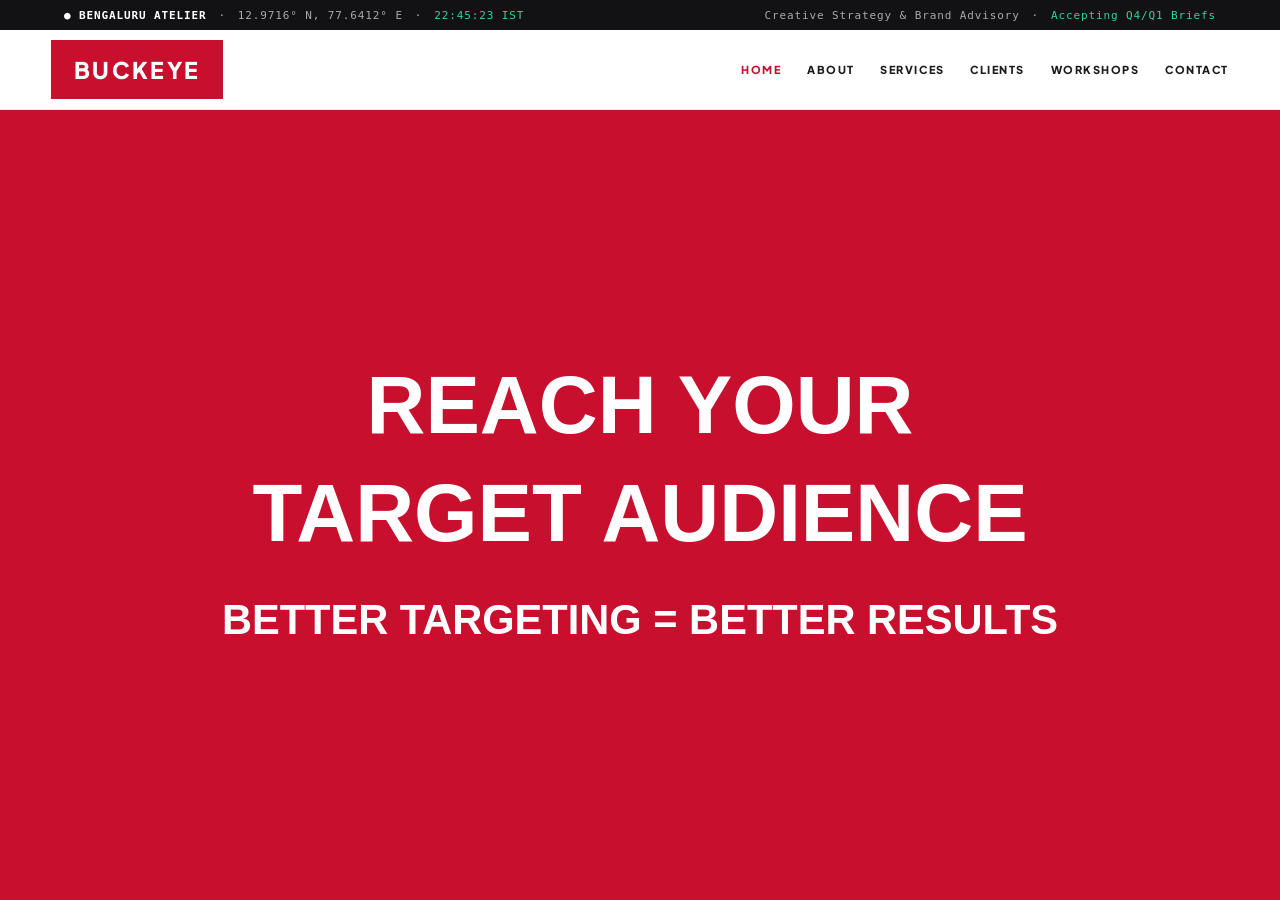
<file: index.html>
<!doctype html><html lang="en"><head><meta charset="utf-8"><meta name="viewport" content="width=device-width,initial-scale=1"><meta name="description" content="BUCKEYE Design & Consulting — creative strategy, advertising and brand advisory in Bengaluru."><title>BUCKEYE – Design &amp; Consulting</title><link rel="stylesheet" href="styles.css"></head><body><div class="topline"><div><strong>● BENGALURU ATELIER</strong>　·　12.9716° N, 77.6412° E　·　<span id="clock" class="live">--:--:-- IST</span></div><div>Creative Strategy &amp; Brand Advisory　·　<span class="live">Accepting Q4/Q1 Briefs</span></div></div><header class="header"><a class="brand" href="index.html">BUCKEYE</a><nav class="nav"><a href="index.html" data-page="index.html">Home</a><a href="about.html" data-page="about.html">About</a><a href="services.html" data-page="services.html">Services</a><a href="clients.html" data-page="clients.html">Clients</a><a href="workshops.html" data-page="workshops.html">Workshops</a><a href="contact.html" data-page="contact.html">Contact</a></nav><button class="menu-btn" aria-label="Open menu" onclick="toggleMenu()">☰</button></header><nav id="mobileNav" class="mobile-nav"><a href="index.html" data-page="index.html">Home</a><a href="about.html" data-page="about.html">About</a><a href="services.html" data-page="services.html">Services</a><a href="clients.html" data-page="clients.html">Clients</a><a href="workshops.html" data-page="workshops.html">Workshops</a><a href="contact.html" data-page="contact.html">Contact</a></nav><main class="home"><div><h1>REACH YOUR<span>TARGET AUDIENCE</span></h1><p>Better Targeting = Better Results</p></div></main><div class="modal-backdrop" id="consultModal" onclick="if(event.target===this)closeConsult()"><section class="modal"><div class="modal-head"><div><small>● STRATEGIC CONSULTATION DESK</small><h3>Initiate Project Brief</h3></div><button class="close" onclick="closeConsult()" aria-label="Close">×</button></div><form class="form" id="briefForm"><div><label>Engagement Category *</label><div class="categories" id="categories"></div></div><div class="formrow"><label>Full name *<input name="fullName" required></label><label>Email *<input type="email" name="email" required></label></div><div class="formrow"><label>Phone *<input name="phone" required></label><label>Company<input name="company"></label></div><label>Timeline<select name="timeline"><option>Immediate (&lt;1 mo)</option><option>1–3 months</option><option>3–6 months</option><option>Exploratory</option></select></label><label>Project message *<textarea name="message" required></textarea></label><p class="notice">This static HTML version does not send enquiries to a server. Use WhatsApp to submit your brief directly.</p><button class="btn" type="submit">Continue via WhatsApp →</button></form></section></div><script src="script.js"></script></body></html>
</file>
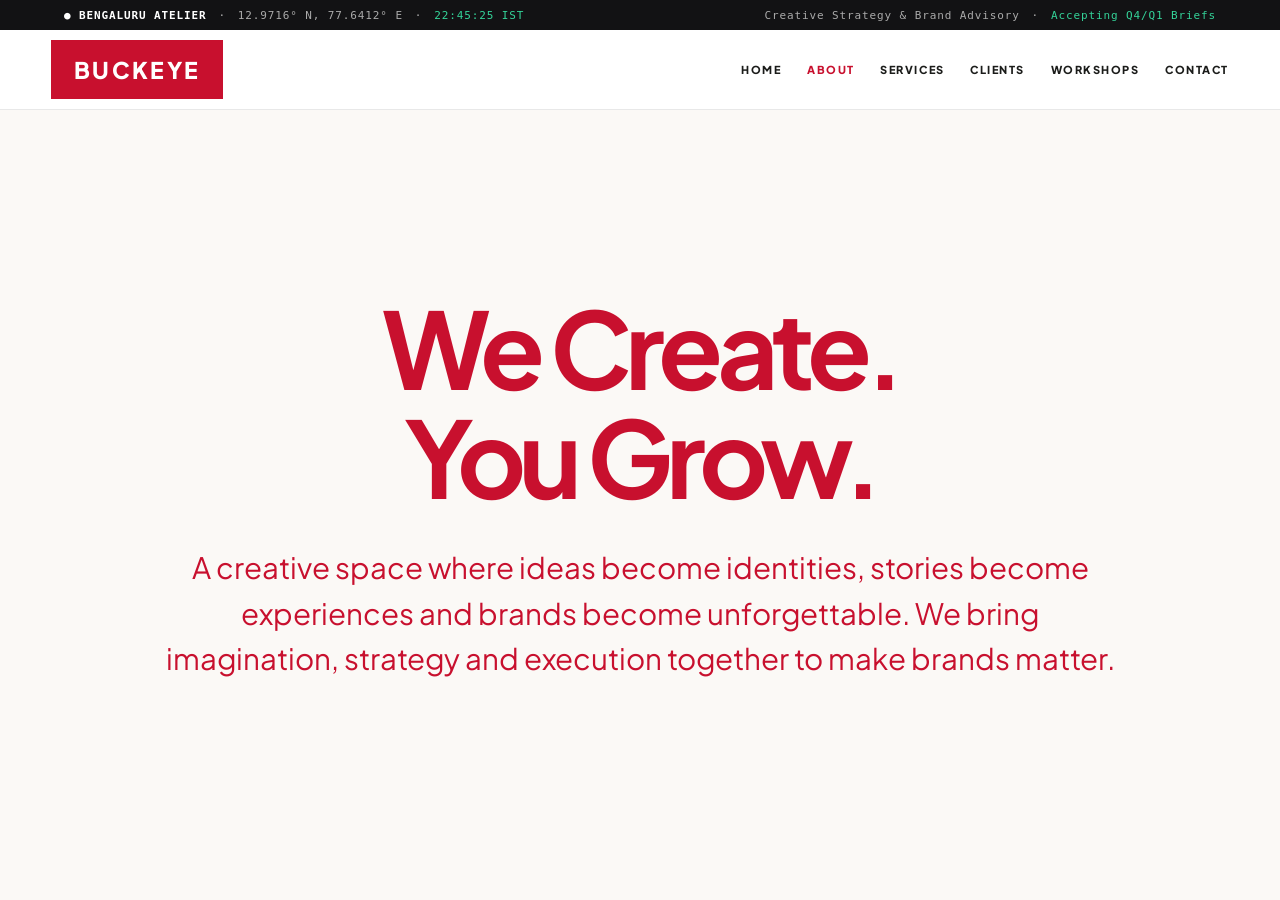
<file: about.html>
<!doctype html><html lang="en"><head><meta charset="utf-8"><meta name="viewport" content="width=device-width,initial-scale=1"><meta name="description" content="BUCKEYE Design & Consulting — creative strategy, advertising and brand advisory in Bengaluru."><title>BUCKEYE – Design &amp; Consulting</title><link rel="stylesheet" href="styles.css"></head><body><div class="topline"><div><strong>● BENGALURU ATELIER</strong>　·　12.9716° N, 77.6412° E　·　<span id="clock" class="live">--:--:-- IST</span></div><div>Creative Strategy &amp; Brand Advisory　·　<span class="live">Accepting Q4/Q1 Briefs</span></div></div><header class="header"><a class="brand" href="index.html">BUCKEYE</a><nav class="nav"><a href="index.html" data-page="index.html">Home</a><a href="about.html" data-page="about.html">About</a><a href="services.html" data-page="services.html">Services</a><a href="clients.html" data-page="clients.html">Clients</a><a href="workshops.html" data-page="workshops.html">Workshops</a><a href="contact.html" data-page="contact.html">Contact</a></nav><button class="menu-btn" aria-label="Open menu" onclick="toggleMenu()">☰</button></header><nav id="mobileNav" class="mobile-nav"><a href="index.html" data-page="index.html">Home</a><a href="about.html" data-page="about.html">About</a><a href="services.html" data-page="services.html">Services</a><a href="clients.html" data-page="clients.html">Clients</a><a href="workshops.html" data-page="workshops.html">Workshops</a><a href="contact.html" data-page="contact.html">Contact</a></nav><main class="page center about"><section><h1>We Create.<br> You Grow.</h1><p>A creative space where ideas become identities, stories become experiences and brands become unforgettable. We bring imagination, strategy and execution together to make brands matter.</p></section></main><div class="modal-backdrop" id="consultModal" onclick="if(event.target===this)closeConsult()"><section class="modal"><div class="modal-head"><div><small>● STRATEGIC CONSULTATION DESK</small><h3>Initiate Project Brief</h3></div><button class="close" onclick="closeConsult()" aria-label="Close">×</button></div><form class="form" id="briefForm"><div><label>Engagement Category *</label><div class="categories" id="categories"></div></div><div class="formrow"><label>Full name *<input name="fullName" required></label><label>Email *<input type="email" name="email" required></label></div><div class="formrow"><label>Phone *<input name="phone" required></label><label>Company<input name="company"></label></div><label>Timeline<select name="timeline"><option>Immediate (&lt;1 mo)</option><option>1–3 months</option><option>3–6 months</option><option>Exploratory</option></select></label><label>Project message *<textarea name="message" required></textarea></label><p class="notice">This static HTML version does not send enquiries to a server. Use WhatsApp to submit your brief directly.</p><button class="btn" type="submit">Continue via WhatsApp →</button></form></section></div><script src="script.js"></script></body></html>
</file>
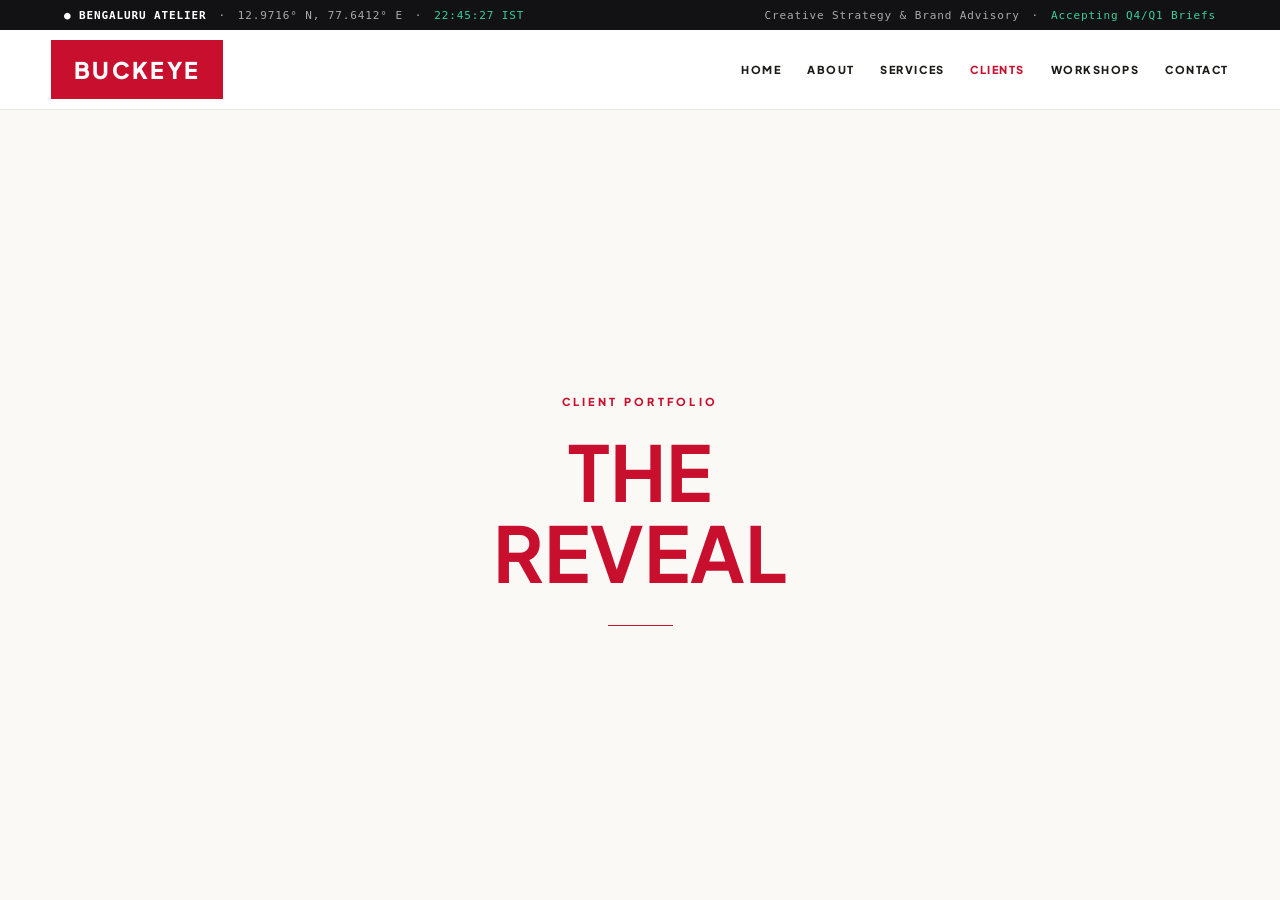
<file: clients.html>
<!doctype html><html lang="en"><head><meta charset="utf-8"><meta name="viewport" content="width=device-width,initial-scale=1"><meta name="description" content="BUCKEYE Design & Consulting — creative strategy, advertising and brand advisory in Bengaluru."><title>BUCKEYE – Design &amp; Consulting</title><link rel="stylesheet" href="styles.css"></head><body><div class="topline"><div><strong>● BENGALURU ATELIER</strong>　·　12.9716° N, 77.6412° E　·　<span id="clock" class="live">--:--:-- IST</span></div><div>Creative Strategy &amp; Brand Advisory　·　<span class="live">Accepting Q4/Q1 Briefs</span></div></div><header class="header"><a class="brand" href="index.html">BUCKEYE</a><nav class="nav"><a href="index.html" data-page="index.html">Home</a><a href="about.html" data-page="about.html">About</a><a href="services.html" data-page="services.html">Services</a><a href="clients.html" data-page="clients.html">Clients</a><a href="workshops.html" data-page="workshops.html">Workshops</a><a href="contact.html" data-page="contact.html">Contact</a></nav><button class="menu-btn" aria-label="Open menu" onclick="toggleMenu()">☰</button></header><nav id="mobileNav" class="mobile-nav"><a href="index.html" data-page="index.html">Home</a><a href="about.html" data-page="about.html">About</a><a href="services.html" data-page="services.html">Services</a><a href="clients.html" data-page="clients.html">Clients</a><a href="workshops.html" data-page="workshops.html">Workshops</a><a href="contact.html" data-page="contact.html">Contact</a></nav><main class="page reveal"><p style="font-size:11px;letter-spacing:.3em;font-weight:800">CLIENT PORTFOLIO</p><h1>THE<br>REVEAL</h1><span style="width:65px;height:1px;background:var(--red);margin-top:20px"></span></main><div class="modal-backdrop" id="consultModal" onclick="if(event.target===this)closeConsult()"><section class="modal"><div class="modal-head"><div><small>● STRATEGIC CONSULTATION DESK</small><h3>Initiate Project Brief</h3></div><button class="close" onclick="closeConsult()" aria-label="Close">×</button></div><form class="form" id="briefForm"><div><label>Engagement Category *</label><div class="categories" id="categories"></div></div><div class="formrow"><label>Full name *<input name="fullName" required></label><label>Email *<input type="email" name="email" required></label></div><div class="formrow"><label>Phone *<input name="phone" required></label><label>Company<input name="company"></label></div><label>Timeline<select name="timeline"><option>Immediate (&lt;1 mo)</option><option>1–3 months</option><option>3–6 months</option><option>Exploratory</option></select></label><label>Project message *<textarea name="message" required></textarea></label><p class="notice">This static HTML version does not send enquiries to a server. Use WhatsApp to submit your brief directly.</p><button class="btn" type="submit">Continue via WhatsApp →</button></form></section></div><script src="script.js"></script></body></html>
</file>
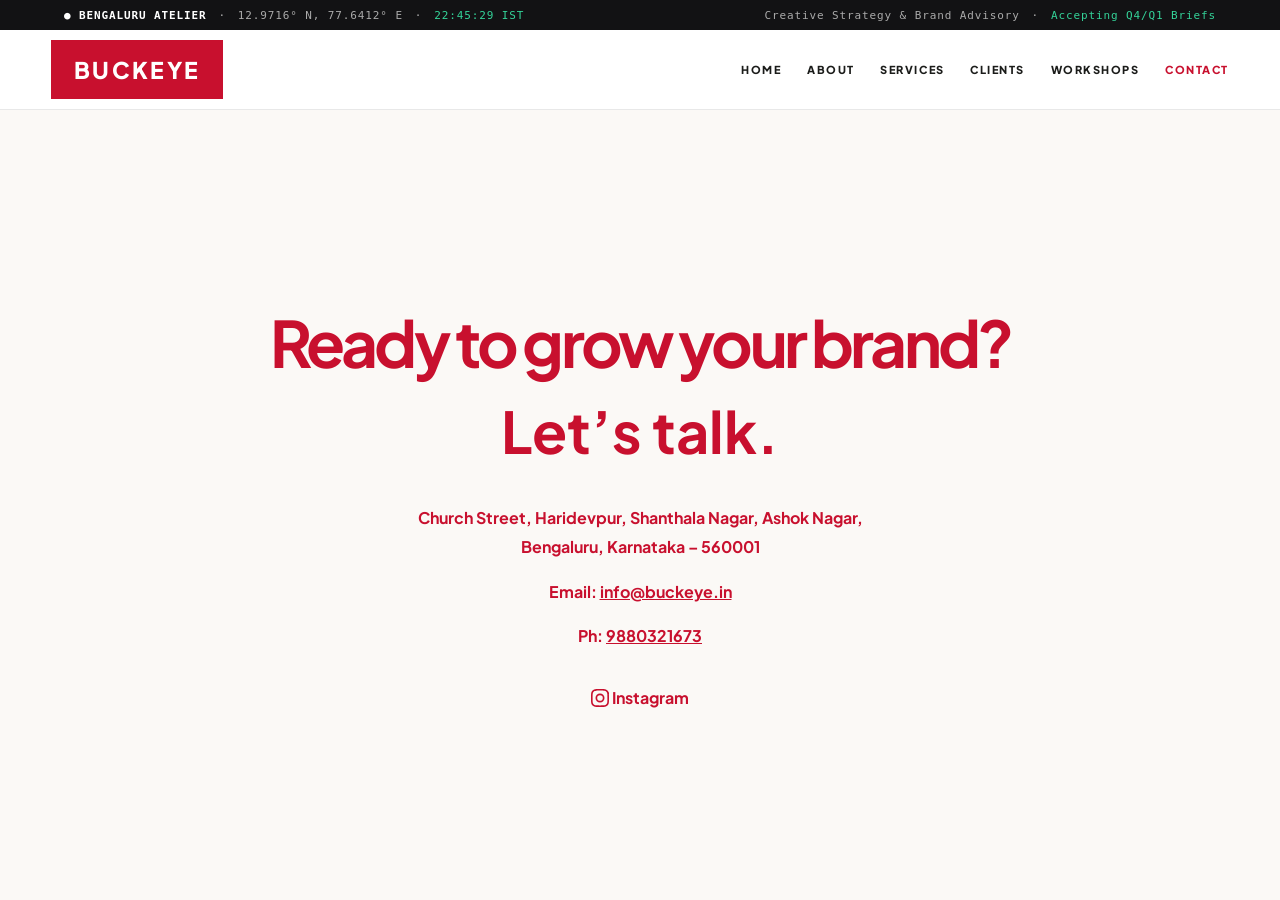
<file: contact.html>
<!doctype html><html lang="en"><head><meta charset="utf-8"><meta name="viewport" content="width=device-width,initial-scale=1"><meta name="description" content="BUCKEYE Design & Consulting — creative strategy, advertising and brand advisory in Bengaluru."><title>BUCKEYE – Design &amp; Consulting</title><link rel="stylesheet" href="styles.css"></head><body><div class="topline"><div><strong>● BENGALURU ATELIER</strong>　·　12.9716° N, 77.6412° E　·　<span id="clock" class="live">--:--:-- IST</span></div><div>Creative Strategy &amp; Brand Advisory　·　<span class="live">Accepting Q4/Q1 Briefs</span></div></div><header class="header"><a class="brand" href="index.html">BUCKEYE</a><nav class="nav"><a href="index.html" data-page="index.html">Home</a><a href="about.html" data-page="about.html">About</a><a href="services.html" data-page="services.html">Services</a><a href="clients.html" data-page="clients.html">Clients</a><a href="workshops.html" data-page="workshops.html">Workshops</a><a href="contact.html" data-page="contact.html">Contact</a></nav><button class="menu-btn" aria-label="Open menu" onclick="toggleMenu()">☰</button></header><nav id="mobileNav" class="mobile-nav"><a href="index.html" data-page="index.html">Home</a><a href="about.html" data-page="about.html">About</a><a href="services.html" data-page="services.html">Services</a><a href="clients.html" data-page="clients.html">Clients</a><a href="workshops.html" data-page="workshops.html">Workshops</a><a href="contact.html" data-page="contact.html">Contact</a></nav><main class="page contact"><h1>Ready to grow your brand?</h1><h2>Let’s talk.</h2><address>Church Street, Haridevpur, Shanthala Nagar, Ashok Nagar,<br>Bengaluru, Karnataka – 560001<br><p>Email: <a href="mailto:info@buckeye.in"><u>info@buckeye.in</u></a></p><p>Ph: <a href="tel:9880321673"><u>9880321673</u></a></p></address><a style="margin-top:20px;color:var(--red);font-weight:700" target="_blank" rel="noopener" href="https://www.instagram.com/buckeyeads/"><svg width="18" height="18" viewBox="0 0 16 16" fill="currentColor" style="vertical-align:-3px" aria-hidden="true"><path d="M8 0C5.829 0 5.556.01 4.703.048 3.85.088 3.269.222 2.76.42a3.917 3.917 0 0 0-1.417.923A3.927 3.927 0 0 0 .42 2.76C.222 3.268.087 3.85.048 4.7.01 5.555 0 5.827 0 8.001c0 2.172.01 2.444.048 3.297.04.852.174 1.433.372 1.942.205.526.478.972.923 1.417.444.445.89.719 1.416.923.51.198 1.09.333 1.942.372C5.555 15.99 5.827 16 8 16s2.444-.01 3.298-.048c.851-.04 1.434-.174 1.943-.372a3.916 3.916 0 0 0 1.417-.923c.445-.445.718-.891.923-1.417.197-.509.332-1.09.372-1.942C15.99 10.445 16 10.173 16 8s-.01-2.445-.048-3.299c-.04-.851-.175-1.433-.372-1.941a3.926 3.926 0 0 0-.923-1.417A3.911 3.911 0 0 0 13.24.42c-.51-.198-1.092-.333-1.943-.372C10.443.01 10.172 0 7.998 0h.003zm-.717 1.442h.718c2.136 0 2.389.007 3.232.046.78.035 1.204.166 1.486.275.373.145.64.319.92.599.28.28.453.546.598.92.11.281.24.705.275 1.485.039.843.047 1.096.047 3.231s-.008 2.389-.047 3.232c-.035.78-.166 1.203-.275 1.485-.145.373-.319.64-.599.92-.28.28-.546.453-.92.598-.28.11-.704.24-1.485.276-.843.038-1.096.047-3.232.047s-2.39-.009-3.233-.047c-.78-.036-1.203-.166-1.485-.276a2.478 2.478 0 0 1-.92-.598 2.481 2.481 0 0 1-.6-.92c-.109-.281-.24-.705-.275-1.485-.038-.843-.046-1.096-.046-3.233 0-2.136.008-2.388.046-3.231.036-.78.166-1.204.276-1.486.145-.373.319-.64.599-.92.28-.28.546-.453.92-.598.282-.11.705-.24 1.485-.276.738-.034 1.024-.044 2.515-.045v.001zm7.988 1.328a.96.96 0 1 0 0 1.92.96.96 0 0 0 0-1.92zM8 4a4 4 0 1 0 0 8 4 4 0 0 0 0-8zm0 1.5a2.5 2.5 0 1 1 0 5 2.5 2.5 0 0 1 0-5z"/></svg> Instagram</a></main><div class="modal-backdrop" id="consultModal" onclick="if(event.target===this)closeConsult()"><section class="modal"><div class="modal-head"><div><small>● STRATEGIC CONSULTATION DESK</small><h3>Initiate Project Brief</h3></div><button class="close" onclick="closeConsult()" aria-label="Close">×</button></div><form class="form" id="briefForm"><div><label>Engagement Category *</label><div class="categories" id="categories"></div></div><div class="formrow"><label>Full name *<input name="fullName" required></label><label>Email *<input type="email" name="email" required></label></div><div class="formrow"><label>Phone *<input name="phone" required></label><label>Company<input name="company"></label></div><label>Timeline<select name="timeline"><option>Immediate (&lt;1 mo)</option><option>1–3 months</option><option>3–6 months</option><option>Exploratory</option></select></label><label>Project message *<textarea name="message" required></textarea></label><p class="notice">This static HTML version does not send enquiries to a server. Use WhatsApp to submit your brief directly.</p><button class="btn" type="submit">Continue via WhatsApp →</button></form></section></div><script src="script.js"></script></body></html>
</file>
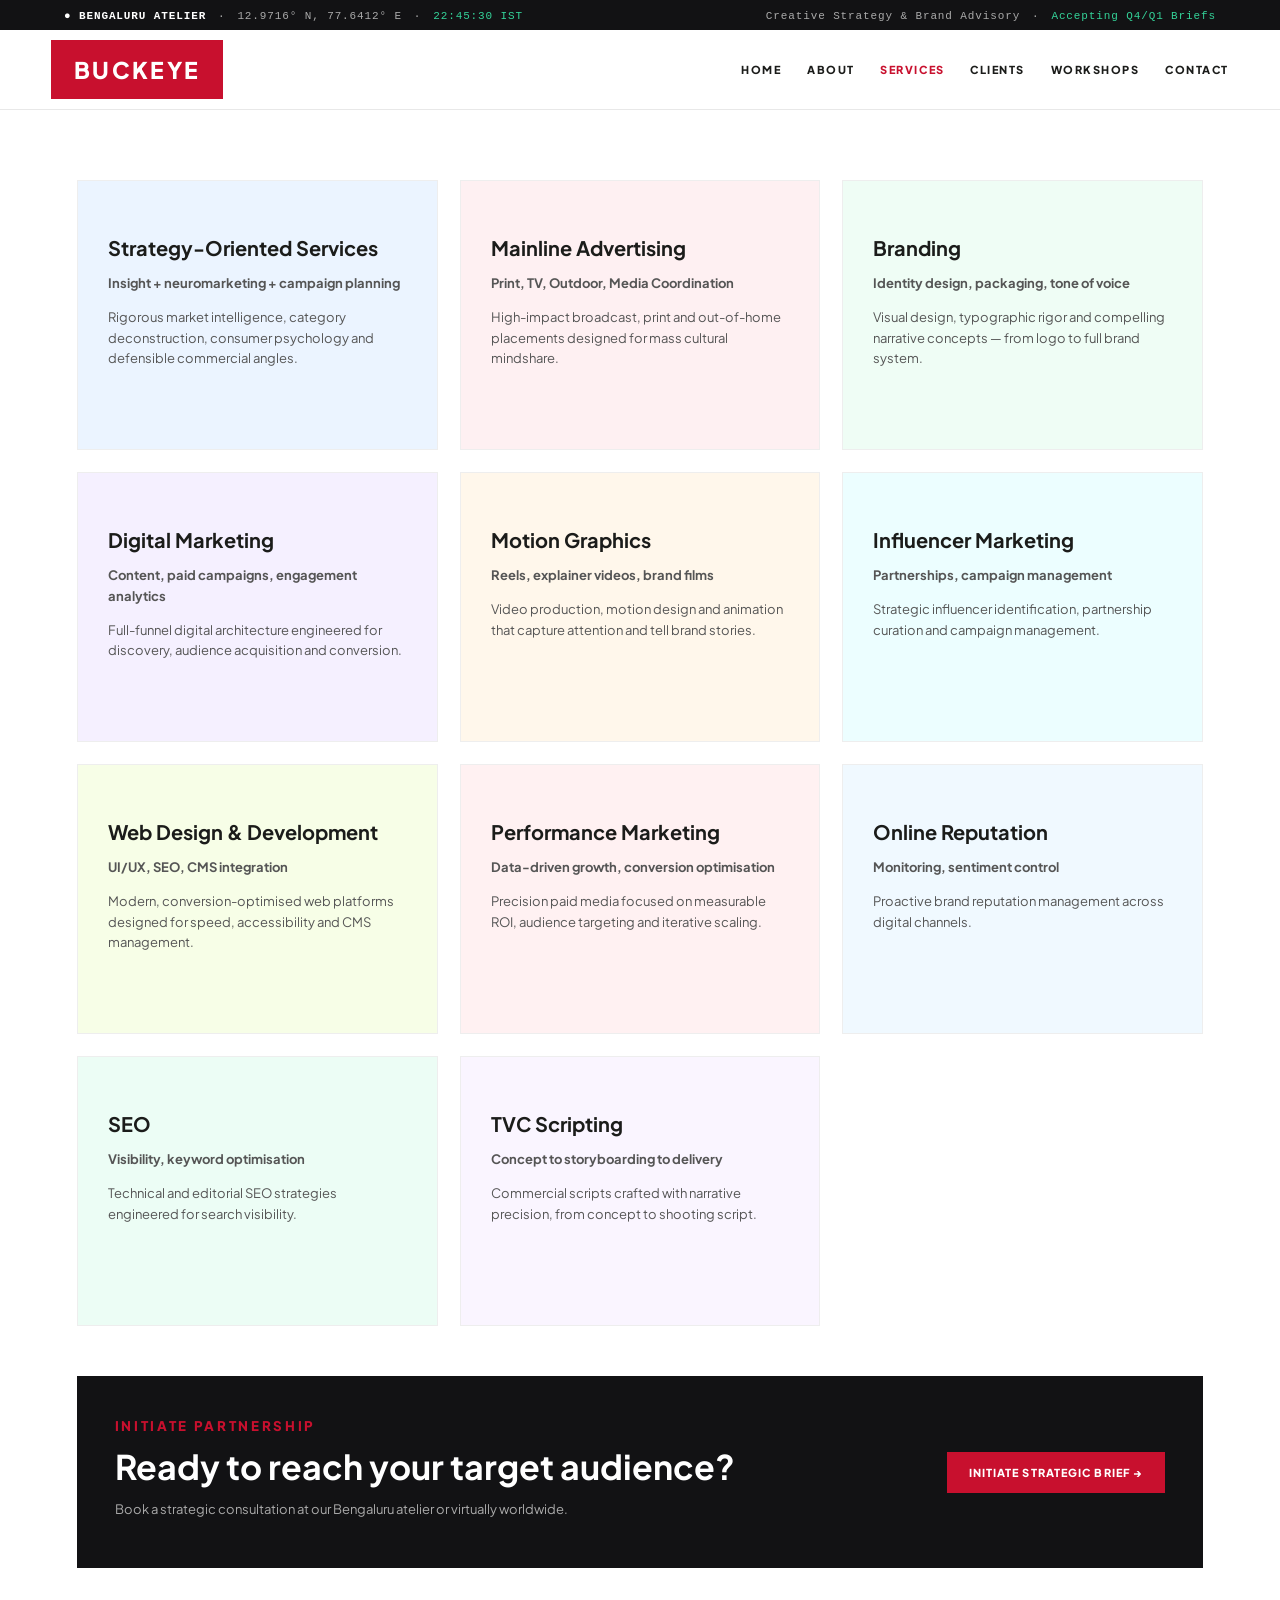
<file: services.html>
<!doctype html><html lang="en"><head><meta charset="utf-8"><meta name="viewport" content="width=device-width,initial-scale=1"><meta name="description" content="BUCKEYE Design & Consulting — creative strategy, advertising and brand advisory in Bengaluru."><title>BUCKEYE – Design &amp; Consulting</title><link rel="stylesheet" href="styles.css"></head><body><div class="topline"><div><strong>● BENGALURU ATELIER</strong>　·　12.9716° N, 77.6412° E　·　<span id="clock" class="live">--:--:-- IST</span></div><div>Creative Strategy &amp; Brand Advisory　·　<span class="live">Accepting Q4/Q1 Briefs</span></div></div><header class="header"><a class="brand" href="index.html">BUCKEYE</a><nav class="nav"><a href="index.html" data-page="index.html">Home</a><a href="about.html" data-page="about.html">About</a><a href="services.html" data-page="services.html">Services</a><a href="clients.html" data-page="clients.html">Clients</a><a href="workshops.html" data-page="workshops.html">Workshops</a><a href="contact.html" data-page="contact.html">Contact</a></nav><button class="menu-btn" aria-label="Open menu" onclick="toggleMenu()">☰</button></header><nav id="mobileNav" class="mobile-nav"><a href="index.html" data-page="index.html">Home</a><a href="about.html" data-page="about.html">About</a><a href="services.html" data-page="services.html">Services</a><a href="clients.html" data-page="clients.html">Clients</a><a href="workshops.html" data-page="workshops.html">Workshops</a><a href="contact.html" data-page="contact.html">Contact</a></nav><main class="page services"><section class="grid"><article class="service" style="background:#EBF4FF"><h3>Strategy-Oriented Services</h3><p><b>Insight + neuromarketing + campaign planning</b></p><p>Rigorous market intelligence, category deconstruction, consumer psychology and defensible commercial angles.</p></article><article class="service" style="background:#FEF0F2"><h3>Mainline Advertising</h3><p><b>Print, TV, Outdoor, Media Coordination</b></p><p>High-impact broadcast, print and out-of-home placements designed for mass cultural mindshare.</p></article><article class="service" style="background:#EFFDF5"><h3>Branding</h3><p><b>Identity design, packaging, tone of voice</b></p><p>Visual design, typographic rigor and compelling narrative concepts — from logo to full brand system.</p></article><article class="service" style="background:#F5F0FF"><h3>Digital Marketing</h3><p><b>Content, paid campaigns, engagement analytics</b></p><p>Full-funnel digital architecture engineered for discovery, audience acquisition and conversion.</p></article><article class="service" style="background:#FFF7EB"><h3>Motion Graphics</h3><p><b>Reels, explainer videos, brand films</b></p><p>Video production, motion design and animation that capture attention and tell brand stories.</p></article><article class="service" style="background:#ECFEFF"><h3>Influencer Marketing</h3><p><b>Partnerships, campaign management</b></p><p>Strategic influencer identification, partnership curation and campaign management.</p></article><article class="service" style="background:#F7FEE7"><h3>Web Design & Development</h3><p><b>UI/UX, SEO, CMS integration</b></p><p>Modern, conversion-optimised web platforms designed for speed, accessibility and CMS management.</p></article><article class="service" style="background:#FFF1F2"><h3>Performance Marketing</h3><p><b>Data-driven growth, conversion optimisation</b></p><p>Precision paid media focused on measurable ROI, audience targeting and iterative scaling.</p></article><article class="service" style="background:#F0F9FF"><h3>Online Reputation</h3><p><b>Monitoring, sentiment control</b></p><p>Proactive brand reputation management across digital channels.</p></article><article class="service" style="background:#ECFDF5"><h3>SEO</h3><p><b>Visibility, keyword optimisation</b></p><p>Technical and editorial SEO strategies engineered for search visibility.</p></article><article class="service" style="background:#FAF5FF"><h3>TVC Scripting</h3><p><b>Concept to storyboarding to delivery</b></p><p>Commercial scripts crafted with narrative precision, from concept to shooting script.</p></article></section><section class="cta"><div><small style="color:#C8102E;letter-spacing:.2em;font-weight:800">INITIATE PARTNERSHIP</small><h2>Ready to reach your target audience?</h2><p>Book a strategic consultation at our Bengaluru atelier or virtually worldwide.</p></div><a class="btn" href="contact.html">Initiate Strategic Brief →</a></section></main><div class="modal-backdrop" id="consultModal" onclick="if(event.target===this)closeConsult()"><section class="modal"><div class="modal-head"><div><small>● STRATEGIC CONSULTATION DESK</small><h3>Initiate Project Brief</h3></div><button class="close" onclick="closeConsult()" aria-label="Close">×</button></div><form class="form" id="briefForm"><div><label>Engagement Category *</label><div class="categories" id="categories"></div></div><div class="formrow"><label>Full name *<input name="fullName" required></label><label>Email *<input type="email" name="email" required></label></div><div class="formrow"><label>Phone *<input name="phone" required></label><label>Company<input name="company"></label></div><label>Timeline<select name="timeline"><option>Immediate (&lt;1 mo)</option><option>1–3 months</option><option>3–6 months</option><option>Exploratory</option></select></label><label>Project message *<textarea name="message" required></textarea></label><p class="notice">This static HTML version does not send enquiries to a server. Use WhatsApp to submit your brief directly.</p><button class="btn" type="submit">Continue via WhatsApp →</button></form></section></div><script src="script.js"></script></body></html>
</file>
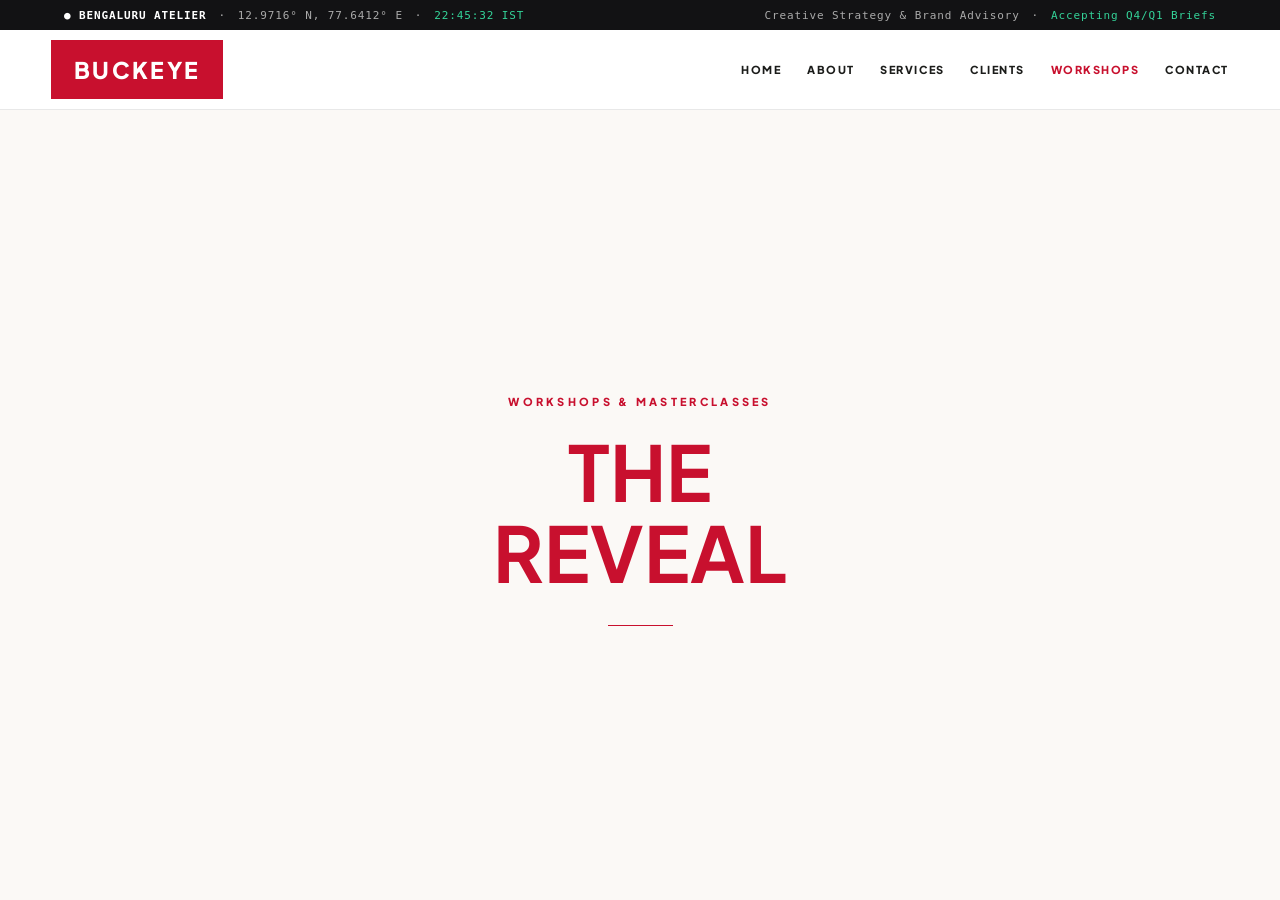
<file: workshops.html>
<!doctype html><html lang="en"><head><meta charset="utf-8"><meta name="viewport" content="width=device-width,initial-scale=1"><meta name="description" content="BUCKEYE Design & Consulting — creative strategy, advertising and brand advisory in Bengaluru."><title>BUCKEYE – Design &amp; Consulting</title><link rel="stylesheet" href="styles.css"></head><body><div class="topline"><div><strong>● BENGALURU ATELIER</strong>　·　12.9716° N, 77.6412° E　·　<span id="clock" class="live">--:--:-- IST</span></div><div>Creative Strategy &amp; Brand Advisory　·　<span class="live">Accepting Q4/Q1 Briefs</span></div></div><header class="header"><a class="brand" href="index.html">BUCKEYE</a><nav class="nav"><a href="index.html" data-page="index.html">Home</a><a href="about.html" data-page="about.html">About</a><a href="services.html" data-page="services.html">Services</a><a href="clients.html" data-page="clients.html">Clients</a><a href="workshops.html" data-page="workshops.html">Workshops</a><a href="contact.html" data-page="contact.html">Contact</a></nav><button class="menu-btn" aria-label="Open menu" onclick="toggleMenu()">☰</button></header><nav id="mobileNav" class="mobile-nav"><a href="index.html" data-page="index.html">Home</a><a href="about.html" data-page="about.html">About</a><a href="services.html" data-page="services.html">Services</a><a href="clients.html" data-page="clients.html">Clients</a><a href="workshops.html" data-page="workshops.html">Workshops</a><a href="contact.html" data-page="contact.html">Contact</a></nav><main class="page reveal"><p style="font-size:11px;letter-spacing:.3em;font-weight:800">WORKSHOPS &amp; MASTERCLASSES</p><h1>THE<br>REVEAL</h1><span style="width:65px;height:1px;background:var(--red);margin-top:20px"></span></main><div class="modal-backdrop" id="consultModal" onclick="if(event.target===this)closeConsult()"><section class="modal"><div class="modal-head"><div><small>● STRATEGIC CONSULTATION DESK</small><h3>Initiate Project Brief</h3></div><button class="close" onclick="closeConsult()" aria-label="Close">×</button></div><form class="form" id="briefForm"><div><label>Engagement Category *</label><div class="categories" id="categories"></div></div><div class="formrow"><label>Full name *<input name="fullName" required></label><label>Email *<input type="email" name="email" required></label></div><div class="formrow"><label>Phone *<input name="phone" required></label><label>Company<input name="company"></label></div><label>Timeline<select name="timeline"><option>Immediate (&lt;1 mo)</option><option>1–3 months</option><option>3–6 months</option><option>Exploratory</option></select></label><label>Project message *<textarea name="message" required></textarea></label><p class="notice">This static HTML version does not send enquiries to a server. Use WhatsApp to submit your brief directly.</p><button class="btn" type="submit">Continue via WhatsApp →</button></form></section></div><script src="script.js"></script></body></html>
</file>
<file: styles.css>
@import url('https://fonts.googleapis.com/css2?family=Inter:wght@400;500;600;700;800;900&family=Plus+Jakarta+Sans:wght@400;500;600;700;800;900&display=swap');
:root{--red:#C8102E;--ink:#121214;--paper:#FBF9F6;--line:#E4E1DC}*{box-sizing:border-box;border-radius:0!important}html{scroll-behavior:smooth;background:var(--paper);color:#1B1C1A;font-family:'Plus Jakarta Sans',Inter,sans-serif}body{margin:0;overflow-x:hidden;-webkit-font-smoothing:antialiased}a{color:inherit;text-decoration:none}button,input,select,textarea{font:inherit}.topline{height:30px;background:var(--ink);color:#aaa;display:flex;align-items:center;justify-content:space-between;padding:0 clamp(16px,5vw,70px);font:11px monospace;letter-spacing:.08em}.topline strong{color:#fff}.live{color:#34d399}.header{height:80px;position:sticky;top:0;z-index:20;background:#fff;border-bottom:1px solid #e8e8e8;display:flex;align-items:center;justify-content:space-between;padding:0 clamp(16px,4vw,60px)}.brand{background:var(--red);color:white;padding:15px 23px;font-weight:900;letter-spacing:.1em;font-size:23px}.nav{display:flex;gap:clamp(12px,2vw,30px);align-items:center}.nav a{font-size:11px;font-weight:800;letter-spacing:.14em;text-transform:uppercase;padding:12px 0}.nav a.active,.nav a:hover{color:var(--red)}.menu-btn{display:none;border:0;background:none;font-size:25px}.mobile-nav{display:none;background:white;padding:15px 20px;border-bottom:1px solid var(--line)}.mobile-nav.open{display:grid;gap:12px}.mobile-nav a{padding:10px;border:1px solid var(--line);font-weight:700;text-transform:uppercase;font-size:12px}.home{height:calc(100vh - 110px);min-height:500px;background:var(--red);color:white;display:flex;flex-direction:column;justify-content:center;align-items:center;text-align:center;position:relative}.home h1{font:800 clamp(3rem,7.2vw,5.1rem)/.98 Arial,sans-serif;margin:0;text-transform:uppercase}.home h1 span{display:block;margin-top:28px}.home p{font:800 clamp(1.6rem,3.9vw,2.6rem)/1.2 Arial,sans-serif;text-transform:uppercase;margin:42px 15px 0}.page{min-height:calc(100vh - 110px);padding:70px clamp(20px,6vw,90px);background:var(--paper)}.center{display:flex;align-items:center;justify-content:center;text-align:center}.about h1{font-size:clamp(3rem,8.3vw,7.5rem);line-height:1.02;letter-spacing:-.065em;color:var(--red);margin:0}.about p{max-width:950px;color:var(--red);font-size:clamp(1.15rem,2.3vw,2rem);line-height:1.55;margin:35px auto}.services{background:white}.grid{max-width:1440px;margin:auto;display:grid;grid-template-columns:repeat(3,1fr);gap:22px}.service{padding:30px;min-height:270px;transition:.25s;border:1px solid #eee}.service:hover{transform:translateY(-4px);box-shadow:6px 6px 0 #00000012}.service h3{font-size:20px;margin:24px 0 10px}.service p{font-size:13px;color:#555;line-height:1.6}.cta{max-width:1440px;margin:50px auto 0;background:var(--ink);color:white;padding:38px;display:flex;align-items:center;justify-content:space-between;gap:25px}.cta h2{font-size:clamp(22px,3vw,34px);margin:10px 0}.cta p{color:#aaa;font-size:13px}.btn{display:inline-block;background:var(--red);color:white;padding:14px 22px;font-size:11px;font-weight:800;letter-spacing:.1em;text-transform:uppercase;border:0;cursor:pointer}.reveal{text-align:center;color:var(--red);min-height:calc(100vh - 110px);display:flex;flex-direction:column;align-items:center;justify-content:center}.reveal h1{font-size:clamp(2.5rem,6vw,5rem);line-height:1.05;margin:12px}.contact{text-align:center;display:flex;flex-direction:column;justify-content:center;align-items:center}.contact h1{font-size:clamp(1.6rem,5vw,5.25rem);color:var(--red);letter-spacing:-.06em;margin:0}.contact h2{font-size:clamp(2rem,4.5vw,5rem);color:var(--red);margin:12px}.contact address{font-style:normal;color:var(--red);font-weight:700;line-height:1.8;margin-top:25px}.modal-backdrop{display:none;position:fixed;inset:0;z-index:50;background:#121214c9;align-items:center;justify-content:center;padding:18px;overflow:auto}.modal-backdrop.show{display:flex}.modal{background:var(--paper);width:min(680px,100%);max-height:94vh;overflow:auto;border:1px solid var(--line)}.modal-head{padding:22px 25px;background:#f5f3f0;border-bottom:1px solid var(--line);display:flex;justify-content:space-between}.modal-head small{color:var(--red);font-weight:800;letter-spacing:.13em}.modal-head h3{margin:7px 0;font-size:24px}.close{border:0;background:none;font-size:25px;cursor:pointer}.form{padding:25px;display:grid;gap:16px}.categories{display:grid;grid-template-columns:repeat(2,1fr);gap:8px}.categories button{padding:10px;background:#f5f3f0;border:1px solid var(--line);font-size:11px;text-align:left;cursor:pointer}.categories button.selected{background:var(--red);color:white;border-color:var(--red)}.form label{font-size:11px;font-weight:800;text-transform:uppercase;letter-spacing:.1em}.form input,.form textarea,.form select{display:block;width:100%;padding:12px;border:1px solid #ccc;background:white;margin-top:7px}.form textarea{min-height:100px}.formrow{display:grid;grid-template-columns:1fr 1fr;gap:12px}.notice{font-size:12px;color:#777}.mobile-bottom{display:none}
@media(max-width:850px){.nav{display:none}.menu-btn{display:block}.grid{grid-template-columns:repeat(2,1fr)}}
@media(max-width:560px){.topline{display:none}.header{height:70px}.brand{font-size:19px;padding:13px 17px}.home{height:calc(100vh - 70px)}.home h1{font-size:clamp(2.55rem,11vw,3.8rem)}.home h1 span{margin-top:22px}.home p{font-size:1.35rem;margin-top:32px}.grid{grid-template-columns:1fr}.page{padding:55px 20px}.cta{display:block;padding:25px}.cta .btn{margin-top:15px}.formrow{grid-template-columns:1fr}.categories{grid-template-columns:1fr 1fr}}
</file>
